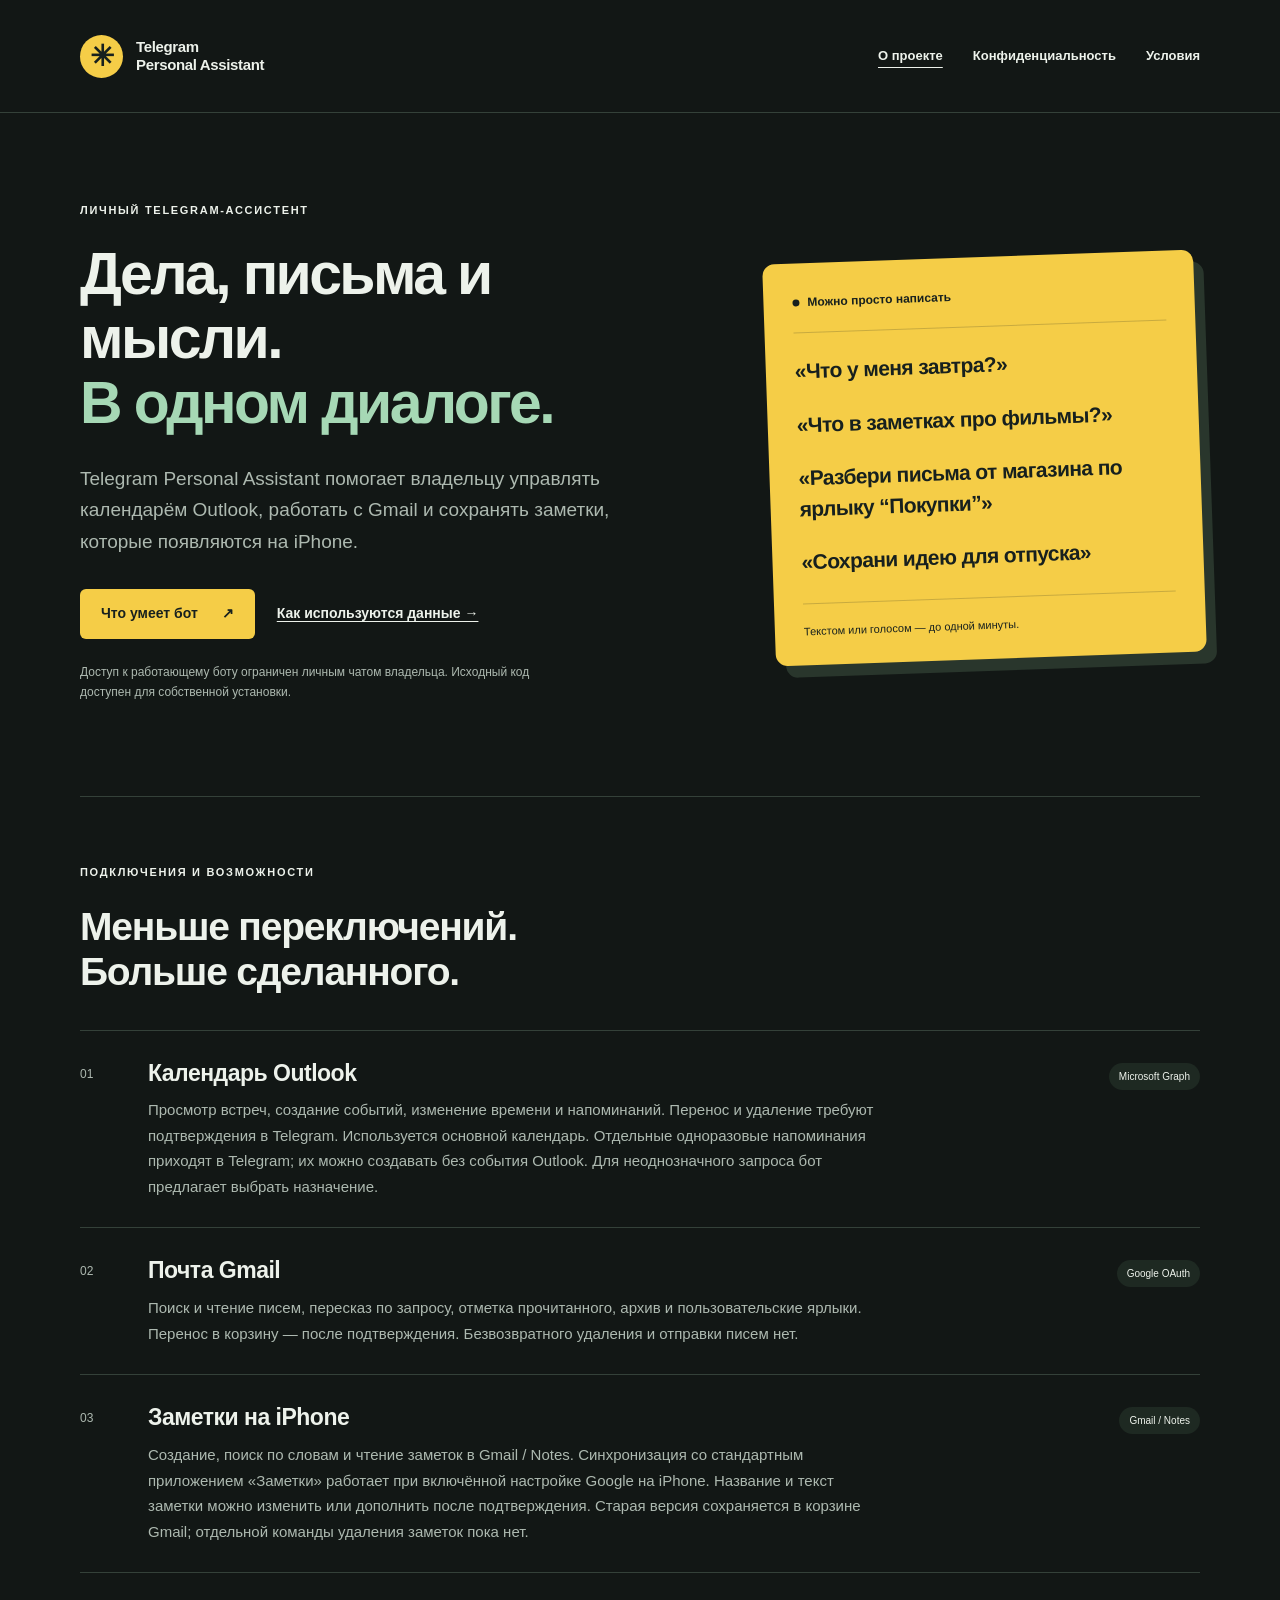
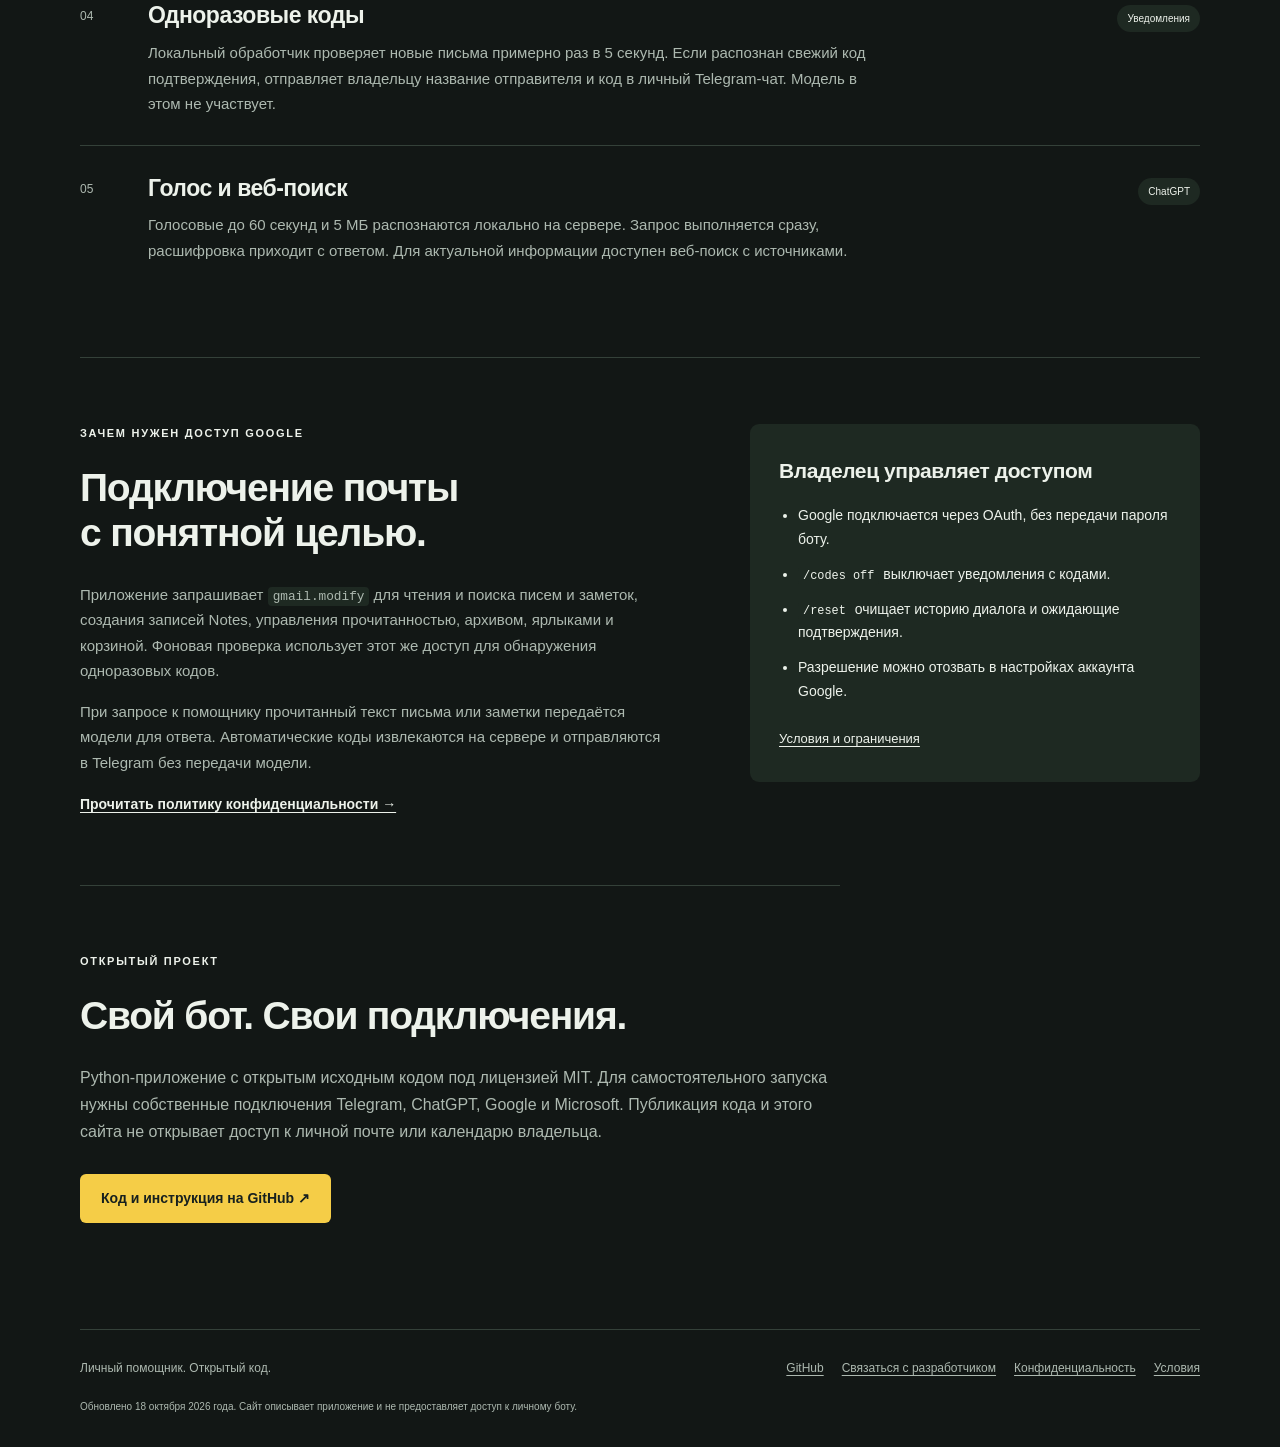
<file: docs/index.html>
<!doctype html>
<html lang="ru">
<head>
<meta charset="utf-8">
<meta name="viewport" content="width=device-width, initial-scale=1">
<title>Личный помощник в Telegram · Telegram Personal Assistant</title>
<meta name="description" content="Описание Telegram Personal Assistant: календарь Outlook, почта Gmail, заметки iPhone, голосовые запросы и уведомления с одноразовыми кодами.">
<meta name="theme-color" content="#121715">
<link rel="canonical" href="https://belbulba.github.io/telegram-assistant/">
<link rel="stylesheet" href="style.css?v=dark-20261018">
</head>
<body>
<a class="skip" href="#main">К содержанию</a>
<header class="header"><div class="wrap header-inner"><a class="brand" href="index.html"><span class="brand-mark" aria-hidden="true">✳</span><span>Telegram<br>Personal Assistant</span></a><nav aria-label="Основная навигация"><a href="index.html" aria-current="page">О проекте</a><a href="privacy.html">Конфиденциальность</a><a href="terms.html">Условия</a></nav></div></header>
<main id="main" class="wrap">
<section class="hero">
<div><p class="eyebrow">ЛИЧНЫЙ TELEGRAM-АССИСТЕНТ</p><h1>Дела, письма и мысли.<br><span>В одном диалоге.</span></h1><p class="lead">Telegram Personal Assistant помогает владельцу управлять календарём Outlook, работать с Gmail и сохранять заметки, которые появляются на iPhone.</p><div class="actions"><a class="button" href="#features">Что умеет бот <span aria-hidden="true">↗</span></a><a class="text-link" href="privacy.html">Как используются данные →</a></div><p class="quiet">Доступ к работающему боту ограничен личным чатом владельца. Исходный код доступен для собственной установки.</p></div>
<aside class="hero-note" aria-label="Примеры запросов"><div class="note-heading"><span class="dot"></span>Можно просто написать</div><p>«Что у меня завтра?»</p><p>«Что в заметках про фильмы?»</p><p>«Разбери письма от магазина по ярлыку “Покупки”»</p><p>«Сохрани идею для отпуска»</p><div class="note-foot">Текстом или голосом — до одной минуты.</div></aside>
</section>
<section id="features" class="section"><div class="section-heading"><p class="eyebrow">ПОДКЛЮЧЕНИЯ И ВОЗМОЖНОСТИ</p><h2>Меньше переключений.<br>Больше сделанного.</h2></div><div class="feature-list">
<article><span class="number">01</span><div><h3>Календарь Outlook</h3><p>Просмотр встреч, создание событий, изменение времени и напоминаний. Перенос и удаление требуют подтверждения в Telegram. Используется основной календарь. Отдельные одноразовые напоминания приходят в Telegram; их можно создавать без события Outlook. Для неоднозначного запроса бот предлагает выбрать назначение.</p></div><span class="tag">Microsoft Graph</span></article>
<article><span class="number">02</span><div><h3>Почта Gmail</h3><p>Поиск и чтение писем, пересказ по запросу, отметка прочитанного, архив и пользовательские ярлыки. Перенос в корзину — после подтверждения. Безвозвратного удаления и отправки писем нет.</p></div><span class="tag">Google OAuth</span></article>
<article><span class="number">03</span><div><h3>Заметки на iPhone</h3><p>Создание, поиск по словам и чтение заметок в Gmail / Notes. Синхронизация со стандартным приложением «Заметки» работает при включённой настройке Google на iPhone. Название и текст заметки можно изменить или дополнить после подтверждения. Старая версия сохраняется в корзине Gmail; отдельной команды удаления заметок пока нет.</p></div><span class="tag">Gmail / Notes</span></article>
<article><span class="number">04</span><div><h3>Одноразовые коды</h3><p>Локальный обработчик проверяет новые письма примерно раз в 5 секунд. Если распознан свежий код подтверждения, отправляет владельцу название отправителя и код в личный Telegram-чат. Модель в этом не участвует.</p></div><span class="tag">Уведомления</span></article>
<article><span class="number">05</span><div><h3>Голос и веб-поиск</h3><p>Голосовые до 60 секунд и 5 МБ распознаются локально на сервере. Запрос выполняется сразу, расшифровка приходит с ответом. Для актуальной информации доступен веб-поиск с источниками.</p></div><span class="tag">ChatGPT</span></article>
</div></section>
<section class="data-section section"><div><p class="eyebrow">ЗАЧЕМ НУЖЕН ДОСТУП GOOGLE</p><h2>Подключение почты<br>с понятной целью.</h2><p>Приложение запрашивает <code>gmail.modify</code> для чтения и поиска писем и заметок, создания записей Notes, управления прочитанностью, архивом, ярлыками и корзиной. Фоновая проверка использует этот же доступ для обнаружения одноразовых кодов.</p><p>При запросе к помощнику прочитанный текст письма или заметки передаётся модели для ответа. Автоматические коды извлекаются на сервере и отправляются в Telegram без передачи модели.</p><a class="text-link" href="privacy.html">Прочитать политику конфиденциальности →</a></div><aside class="data-note"><h3>Владелец управляет доступом</h3><ul><li>Google подключается через OAuth, без передачи пароля боту.</li><li><code>/codes off</code> выключает уведомления с кодами.</li><li><code>/reset</code> очищает историю диалога и ожидающие подтверждения.</li><li>Разрешение можно отозвать в настройках аккаунта Google.</li></ul><a href="terms.html">Условия и ограничения</a></aside></section>
<section class="open-source section"><p class="eyebrow">ОТКРЫТЫЙ ПРОЕКТ</p><h2>Свой бот. Свои подключения.</h2><p>Python-приложение с открытым исходным кодом под лицензией MIT. Для самостоятельного запуска нужны собственные подключения Telegram, ChatGPT, Google и Microsoft. Публикация кода и этого сайта не открывает доступ к личной почте или календарю владельца.</p><a class="button" href="https://github.com/belbulba/telegram-assistant">Код и инструкция на GitHub ↗</a></section>
</main>
<footer class="wrap footer"><span>Личный помощник. Открытый код.</span><div><a href="https://github.com/belbulba/telegram-assistant">GitHub</a><a href="https://github.com/belbulba/telegram-assistant/issues">Связаться с разработчиком</a><a href="privacy.html">Конфиденциальность</a><a href="terms.html">Условия</a></div><small>Обновлено 18 октября 2026 года. Сайт описывает приложение и не предоставляет доступ к личному боту.</small></footer>
</body></html>
</file>
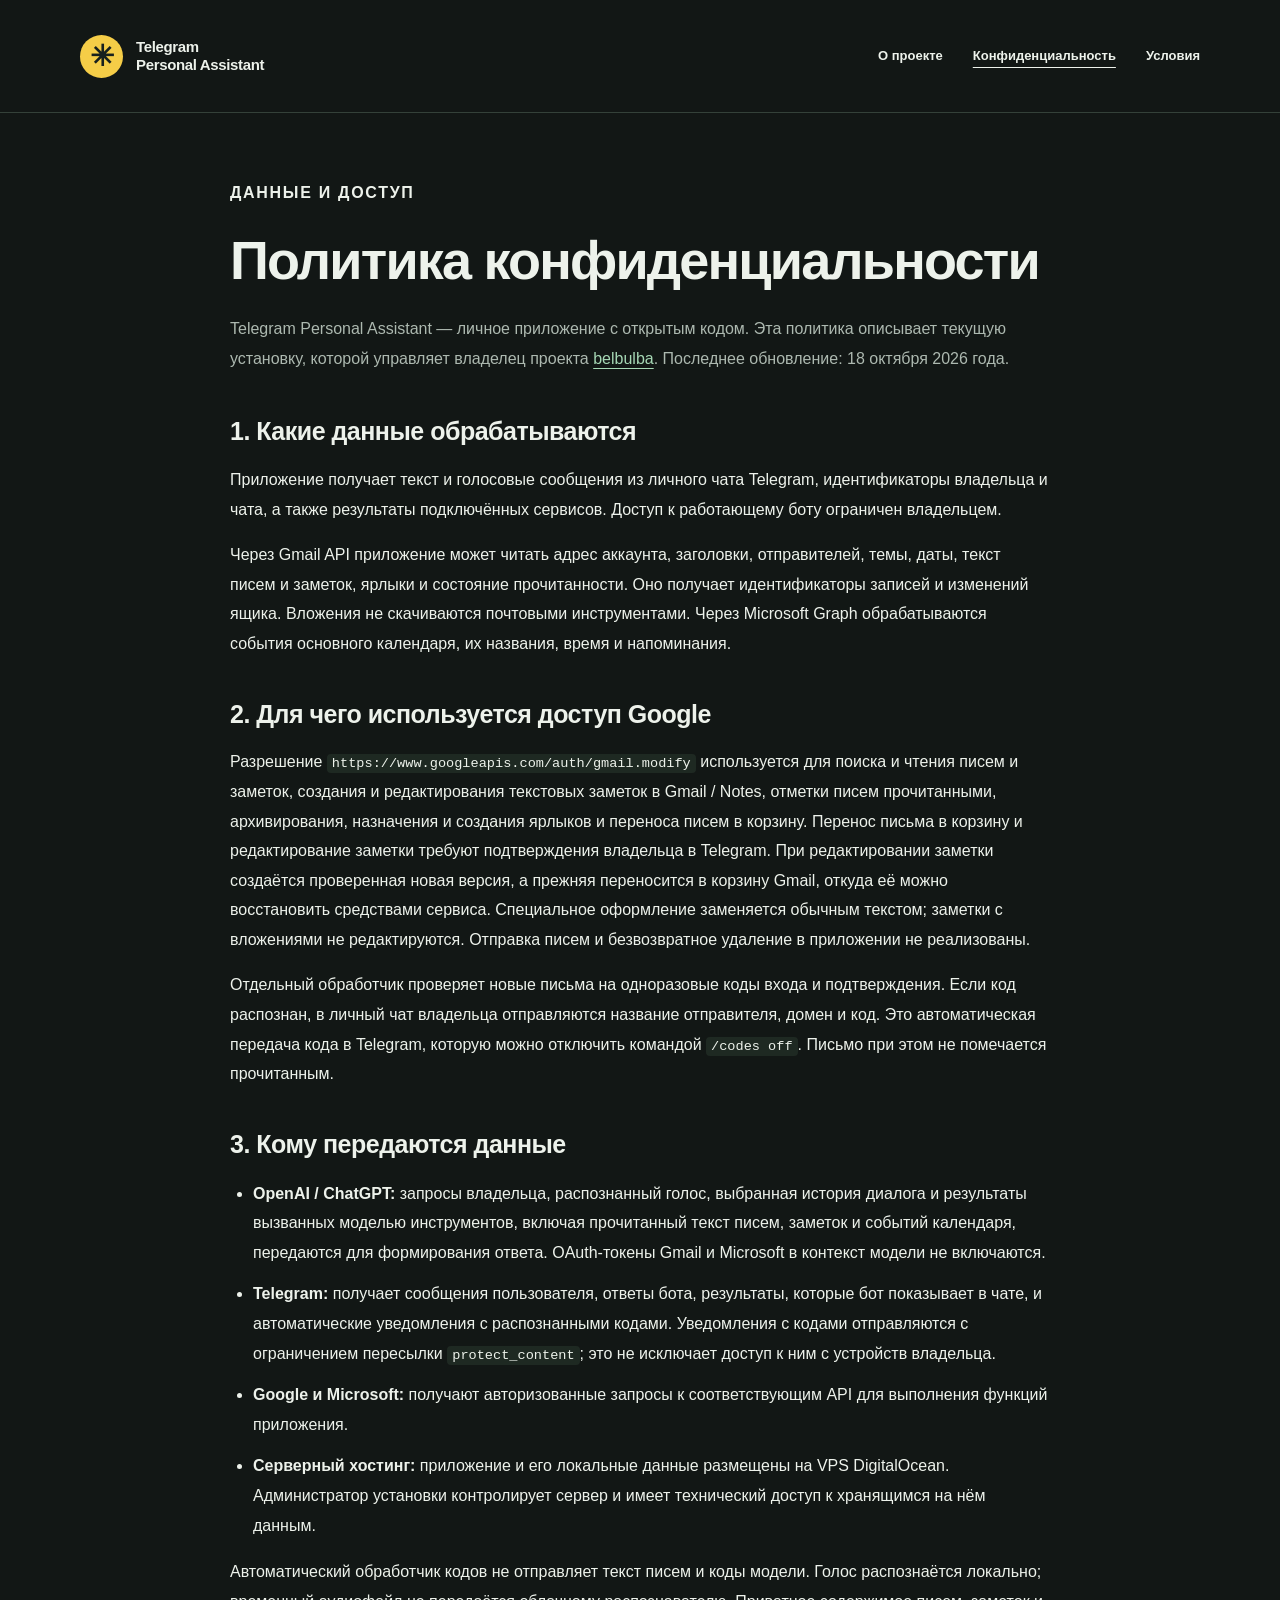
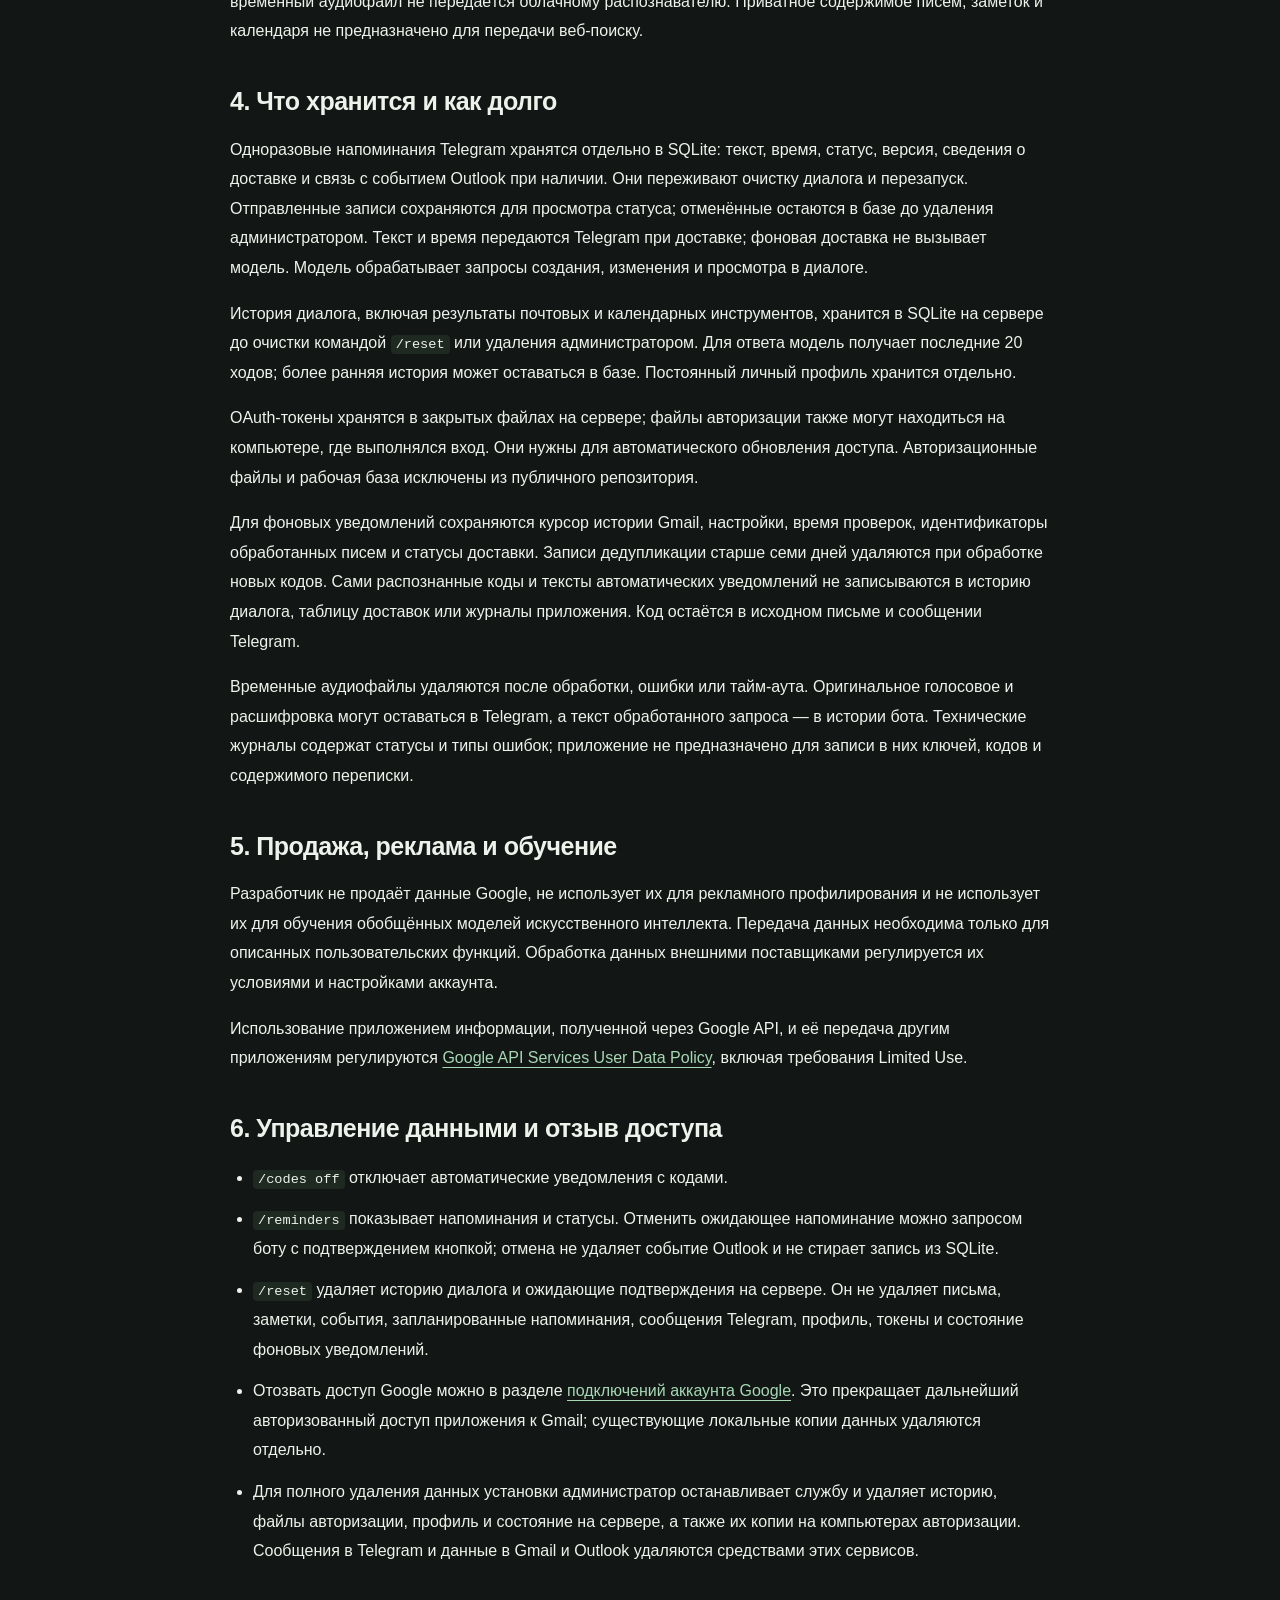
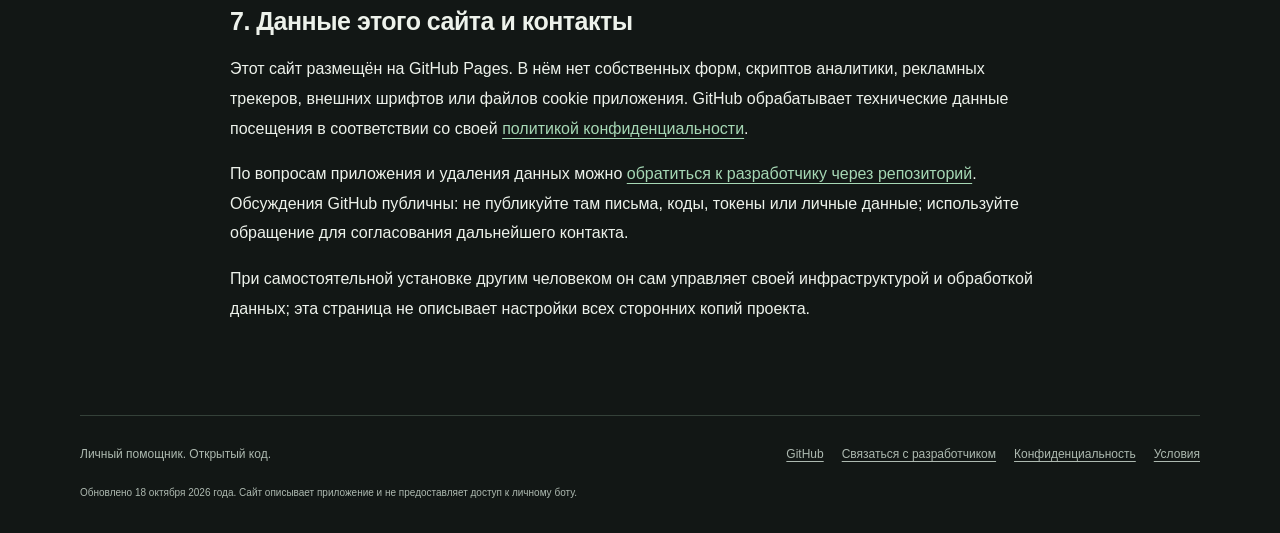
<file: docs/privacy.html>
<!doctype html>
<html lang="ru">
<head>
<meta charset="utf-8">
<meta name="viewport" content="width=device-width, initial-scale=1">
<title>Политика конфиденциальности · Telegram Personal Assistant</title>
<meta name="description" content="Как Telegram Personal Assistant обращается с данными Google, письмами, заметками, календарём, голосом и OAuth-токенами.">
<meta name="theme-color" content="#121715">
<link rel="canonical" href="https://belbulba.github.io/telegram-assistant/privacy.html">
<link rel="stylesheet" href="style.css?v=dark-20261018">
</head>
<body>
<a class="skip" href="#main">К содержанию</a>
<header class="header"><div class="wrap header-inner"><a class="brand" href="index.html"><span class="brand-mark" aria-hidden="true">✳</span><span>Telegram<br>Personal Assistant</span></a><nav aria-label="Основная навигация"><a href="index.html">О проекте</a><a href="privacy.html" aria-current="page">Конфиденциальность</a><a href="terms.html">Условия</a></nav></div></header>
<main id="main" class="wrap">
<article class="legal"><p class="eyebrow">ДАННЫЕ И ДОСТУП</p><h1>Политика конфиденциальности</h1><p class="legal-intro">Telegram Personal Assistant — личное приложение с открытым кодом. Эта политика описывает текущую установку, которой управляет владелец проекта <a href="https://github.com/belbulba">belbulba</a>. Последнее обновление: 18 октября 2026 года.</p>
<h2>1. Какие данные обрабатываются</h2><p>Приложение получает текст и голосовые сообщения из личного чата Telegram, идентификаторы владельца и чата, а также результаты подключённых сервисов. Доступ к работающему боту ограничен владельцем.</p><p>Через Gmail API приложение может читать адрес аккаунта, заголовки, отправителей, темы, даты, текст писем и заметок, ярлыки и состояние прочитанности. Оно получает идентификаторы записей и изменений ящика. Вложения не скачиваются почтовыми инструментами. Через Microsoft Graph обрабатываются события основного календаря, их названия, время и напоминания.</p>
<h2>2. Для чего используется доступ Google</h2><p>Разрешение <code>https://www.googleapis.com/auth/gmail.modify</code> используется для поиска и чтения писем и заметок, создания и редактирования текстовых заметок в Gmail / Notes, отметки писем прочитанными, архивирования, назначения и создания ярлыков и переноса писем в корзину. Перенос письма в корзину и редактирование заметки требуют подтверждения владельца в Telegram. При редактировании заметки создаётся проверенная новая версия, а прежняя переносится в корзину Gmail, откуда её можно восстановить средствами сервиса. Специальное оформление заменяется обычным текстом; заметки с вложениями не редактируются. Отправка писем и безвозвратное удаление в приложении не реализованы.</p><p>Отдельный обработчик проверяет новые письма на одноразовые коды входа и подтверждения. Если код распознан, в личный чат владельца отправляются название отправителя, домен и код. Это автоматическая передача кода в Telegram, которую можно отключить командой <code>/codes off</code>. Письмо при этом не помечается прочитанным.</p>
<h2>3. Кому передаются данные</h2><ul><li><strong>OpenAI / ChatGPT:</strong> запросы владельца, распознанный голос, выбранная история диалога и результаты вызванных моделью инструментов, включая прочитанный текст писем, заметок и событий календаря, передаются для формирования ответа. OAuth-токены Gmail и Microsoft в контекст модели не включаются.</li><li><strong>Telegram:</strong> получает сообщения пользователя, ответы бота, результаты, которые бот показывает в чате, и автоматические уведомления с распознанными кодами. Уведомления с кодами отправляются с ограничением пересылки <code>protect_content</code>; это не исключает доступ к ним с устройств владельца.</li><li><strong>Google и Microsoft:</strong> получают авторизованные запросы к соответствующим API для выполнения функций приложения.</li><li><strong>Серверный хостинг:</strong> приложение и его локальные данные размещены на VPS DigitalOcean. Администратор установки контролирует сервер и имеет технический доступ к хранящимся на нём данным.</li></ul><p>Автоматический обработчик кодов не отправляет текст писем и коды модели. Голос распознаётся локально; временный аудиофайл не передаётся облачному распознавателю. Приватное содержимое писем, заметок и календаря не предназначено для передачи веб-поиску.</p>
<h2>4. Что хранится и как долго</h2><p>Одноразовые напоминания Telegram хранятся отдельно в SQLite: текст, время, статус, версия, сведения о доставке и связь с событием Outlook при наличии. Они переживают очистку диалога и перезапуск. Отправленные записи сохраняются для просмотра статуса; отменённые остаются в базе до удаления администратором. Текст и время передаются Telegram при доставке; фоновая доставка не вызывает модель. Модель обрабатывает запросы создания, изменения и просмотра в диалоге.</p><p>История диалога, включая результаты почтовых и календарных инструментов, хранится в SQLite на сервере до очистки командой <code>/reset</code> или удаления администратором. Для ответа модель получает последние 20 ходов; более ранняя история может оставаться в базе. Постоянный личный профиль хранится отдельно.</p><p>OAuth-токены хранятся в закрытых файлах на сервере; файлы авторизации также могут находиться на компьютере, где выполнялся вход. Они нужны для автоматического обновления доступа. Авторизационные файлы и рабочая база исключены из публичного репозитория.</p><p>Для фоновых уведомлений сохраняются курсор истории Gmail, настройки, время проверок, идентификаторы обработанных писем и статусы доставки. Записи дедупликации старше семи дней удаляются при обработке новых кодов. Сами распознанные коды и тексты автоматических уведомлений не записываются в историю диалога, таблицу доставок или журналы приложения. Код остаётся в исходном письме и сообщении Telegram.</p><p>Временные аудиофайлы удаляются после обработки, ошибки или тайм-аута. Оригинальное голосовое и расшифровка могут оставаться в Telegram, а текст обработанного запроса — в истории бота. Технические журналы содержат статусы и типы ошибок; приложение не предназначено для записи в них ключей, кодов и содержимого переписки.</p>
<h2>5. Продажа, реклама и обучение</h2><p>Разработчик не продаёт данные Google, не использует их для рекламного профилирования и не использует их для обучения обобщённых моделей искусственного интеллекта. Передача данных необходима только для описанных пользовательских функций. Обработка данных внешними поставщиками регулируется их условиями и настройками аккаунта.</p><p>Использование приложением информации, полученной через Google API, и её передача другим приложениям регулируются <a href="https://developers.google.com/terms/api-services-user-data-policy">Google API Services User Data Policy</a>, включая требования Limited Use.</p>
<h2>6. Управление данными и отзыв доступа</h2><ul><li><code>/codes off</code> отключает автоматические уведомления с кодами.</li><li><code>/reminders</code> показывает напоминания и статусы. Отменить ожидающее напоминание можно запросом боту с подтверждением кнопкой; отмена не удаляет событие Outlook и не стирает запись из SQLite.</li><li><code>/reset</code> удаляет историю диалога и ожидающие подтверждения на сервере. Он не удаляет письма, заметки, события, запланированные напоминания, сообщения Telegram, профиль, токены и состояние фоновых уведомлений.</li><li>Отозвать доступ Google можно в разделе <a href="https://myaccount.google.com/connections">подключений аккаунта Google</a>. Это прекращает дальнейший авторизованный доступ приложения к Gmail; существующие локальные копии данных удаляются отдельно.</li><li>Для полного удаления данных установки администратор останавливает службу и удаляет историю, файлы авторизации, профиль и состояние на сервере, а также их копии на компьютерах авторизации. Сообщения в Telegram и данные в Gmail и Outlook удаляются средствами этих сервисов.</li></ul>
<h2>7. Данные этого сайта и контакты</h2><p>Этот сайт размещён на GitHub Pages. В нём нет собственных форм, скриптов аналитики, рекламных трекеров, внешних шрифтов или файлов cookie приложения. GitHub обрабатывает технические данные посещения в соответствии со своей <a href="https://docs.github.com/en/site-policy/privacy-policies/github-general-privacy-statement">политикой конфиденциальности</a>.</p><p>По вопросам приложения и удаления данных можно <a href="https://github.com/belbulba/telegram-assistant/issues">обратиться к разработчику через репозиторий</a>. Обсуждения GitHub публичны: не публикуйте там письма, коды, токены или личные данные; используйте обращение для согласования дальнейшего контакта.</p><p>При самостоятельной установке другим человеком он сам управляет своей инфраструктурой и обработкой данных; эта страница не описывает настройки всех сторонних копий проекта.</p>
</article></main>
<footer class="wrap footer"><span>Личный помощник. Открытый код.</span><div><a href="https://github.com/belbulba/telegram-assistant">GitHub</a><a href="https://github.com/belbulba/telegram-assistant/issues">Связаться с разработчиком</a><a href="privacy.html">Конфиденциальность</a><a href="terms.html">Условия</a></div><small>Обновлено 18 октября 2026 года. Сайт описывает приложение и не предоставляет доступ к личному боту.</small></footer>
</body></html>
</file>
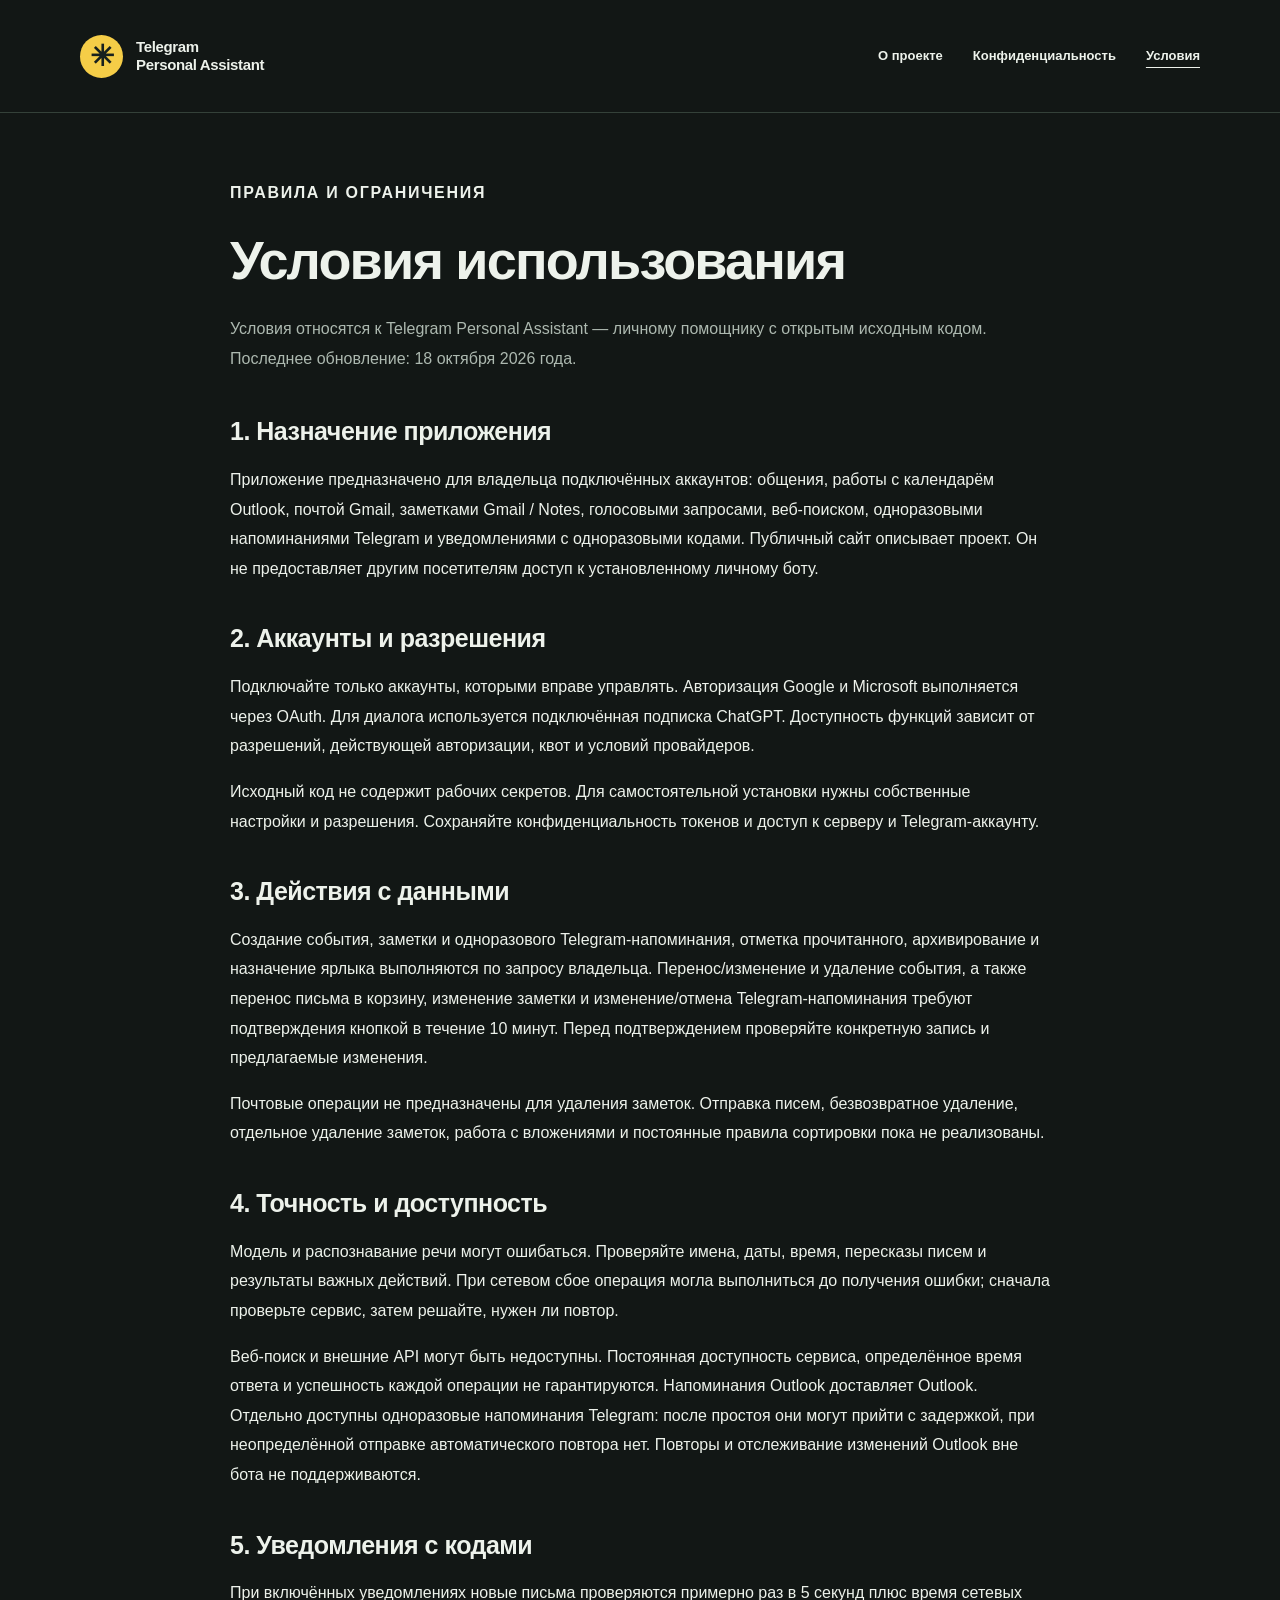
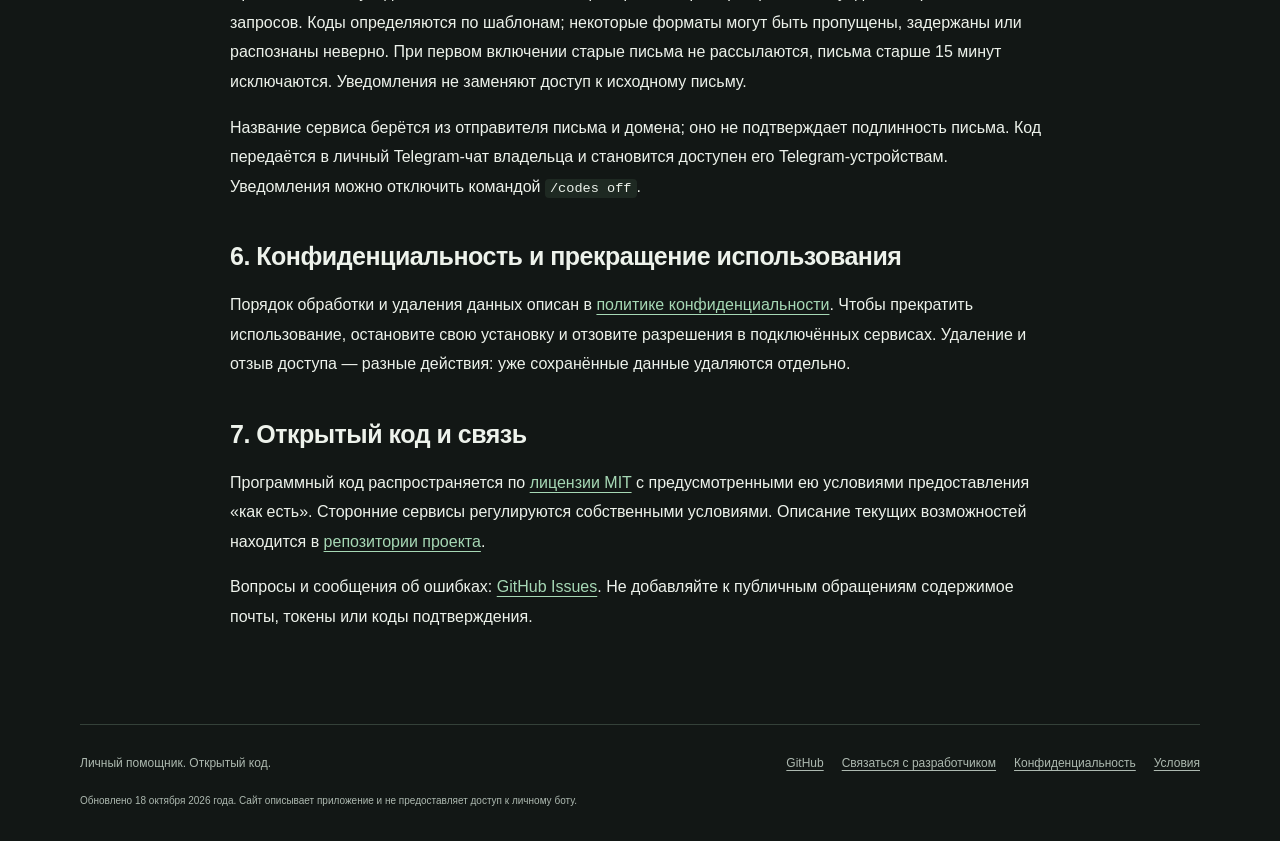
<file: docs/terms.html>
<!doctype html>
<html lang="ru">
<head>
<meta charset="utf-8">
<meta name="viewport" content="width=device-width, initial-scale=1">
<title>Условия использования · Telegram Personal Assistant</title>
<meta name="description" content="Назначение, ограничения и условия использования личного Telegram Personal Assistant.">
<meta name="theme-color" content="#121715">
<link rel="canonical" href="https://belbulba.github.io/telegram-assistant/terms.html">
<link rel="stylesheet" href="style.css?v=dark-20261018">
</head>
<body>
<a class="skip" href="#main">К содержанию</a>
<header class="header"><div class="wrap header-inner"><a class="brand" href="index.html"><span class="brand-mark" aria-hidden="true">✳</span><span>Telegram<br>Personal Assistant</span></a><nav aria-label="Основная навигация"><a href="index.html">О проекте</a><a href="privacy.html">Конфиденциальность</a><a href="terms.html" aria-current="page">Условия</a></nav></div></header>
<main id="main" class="wrap">
<article class="legal"><p class="eyebrow">ПРАВИЛА И ОГРАНИЧЕНИЯ</p><h1>Условия использования</h1><p class="legal-intro">Условия относятся к Telegram Personal Assistant — личному помощнику с открытым исходным кодом. Последнее обновление: 18 октября 2026 года.</p>
<h2>1. Назначение приложения</h2><p>Приложение предназначено для владельца подключённых аккаунтов: общения, работы с календарём Outlook, почтой Gmail, заметками Gmail / Notes, голосовыми запросами, веб-поиском, одноразовыми напоминаниями Telegram и уведомлениями с одноразовыми кодами. Публичный сайт описывает проект. Он не предоставляет другим посетителям доступ к установленному личному боту.</p>
<h2>2. Аккаунты и разрешения</h2><p>Подключайте только аккаунты, которыми вправе управлять. Авторизация Google и Microsoft выполняется через OAuth. Для диалога используется подключённая подписка ChatGPT. Доступность функций зависит от разрешений, действующей авторизации, квот и условий провайдеров.</p><p>Исходный код не содержит рабочих секретов. Для самостоятельной установки нужны собственные настройки и разрешения. Сохраняйте конфиденциальность токенов и доступ к серверу и Telegram-аккаунту.</p>
<h2>3. Действия с данными</h2><p>Создание события, заметки и одноразового Telegram-напоминания, отметка прочитанного, архивирование и назначение ярлыка выполняются по запросу владельца. Перенос/изменение и удаление события, а также перенос письма в корзину, изменение заметки и изменение/отмена Telegram-напоминания требуют подтверждения кнопкой в течение 10 минут. Перед подтверждением проверяйте конкретную запись и предлагаемые изменения.</p><p>Почтовые операции не предназначены для удаления заметок. Отправка писем, безвозвратное удаление, отдельное удаление заметок, работа с вложениями и постоянные правила сортировки пока не реализованы.</p>
<h2>4. Точность и доступность</h2><p>Модель и распознавание речи могут ошибаться. Проверяйте имена, даты, время, пересказы писем и результаты важных действий. При сетевом сбое операция могла выполниться до получения ошибки; сначала проверьте сервис, затем решайте, нужен ли повтор.</p><p>Веб-поиск и внешние API могут быть недоступны. Постоянная доступность сервиса, определённое время ответа и успешность каждой операции не гарантируются. Напоминания Outlook доставляет Outlook. Отдельно доступны одноразовые напоминания Telegram: после простоя они могут прийти с задержкой, при неопределённой отправке автоматического повтора нет. Повторы и отслеживание изменений Outlook вне бота не поддерживаются.</p>
<h2>5. Уведомления с кодами</h2><p>При включённых уведомлениях новые письма проверяются примерно раз в 5 секунд плюс время сетевых запросов. Коды определяются по шаблонам; некоторые форматы могут быть пропущены, задержаны или распознаны неверно. При первом включении старые письма не рассылаются, письма старше 15 минут исключаются. Уведомления не заменяют доступ к исходному письму.</p><p>Название сервиса берётся из отправителя письма и домена; оно не подтверждает подлинность письма. Код передаётся в личный Telegram-чат владельца и становится доступен его Telegram-устройствам. Уведомления можно отключить командой <code>/codes off</code>.</p>
<h2>6. Конфиденциальность и прекращение использования</h2><p>Порядок обработки и удаления данных описан в <a href="privacy.html">политике конфиденциальности</a>. Чтобы прекратить использование, остановите свою установку и отзовите разрешения в подключённых сервисах. Удаление и отзыв доступа — разные действия: уже сохранённые данные удаляются отдельно.</p>
<h2>7. Открытый код и связь</h2><p>Программный код распространяется по <a href="https://github.com/belbulba/telegram-assistant/blob/main/LICENSE">лицензии MIT</a> с предусмотренными ею условиями предоставления «как есть». Сторонние сервисы регулируются собственными условиями. Описание текущих возможностей находится в <a href="https://github.com/belbulba/telegram-assistant">репозитории проекта</a>.</p><p>Вопросы и сообщения об ошибках: <a href="https://github.com/belbulba/telegram-assistant/issues">GitHub Issues</a>. Не добавляйте к публичным обращениям содержимое почты, токены или коды подтверждения.</p>
</article></main>
<footer class="wrap footer"><span>Личный помощник. Открытый код.</span><div><a href="https://github.com/belbulba/telegram-assistant">GitHub</a><a href="https://github.com/belbulba/telegram-assistant/issues">Связаться с разработчиком</a><a href="privacy.html">Конфиденциальность</a><a href="terms.html">Условия</a></div><small>Обновлено 18 октября 2026 года. Сайт описывает приложение и не предоставляет доступ к личному боту.</small></footer>
</body></html>
</file>
<file: docs/style.css>
@charset "UTF-8";
:root{color-scheme:dark;--paper:#121715;--ink:#edf2eb;--muted:#adb9b0;--line:#344139;--accent:#f5cd47;--green:#a6d8b5;--surface:#1e2922;--accent-ink:#17201e}
*{box-sizing:border-box}html{scroll-behavior:smooth;scroll-padding-top:110px}body{margin:0;background:var(--paper);color:var(--ink);font-family:-apple-system,BlinkMacSystemFont,"Segoe UI",Arial,sans-serif;font-size:17px;line-height:1.7}a{color:inherit;text-underline-offset:.22em;text-decoration-thickness:1px}a:hover{color:var(--green)}a:focus-visible{outline:3px solid var(--green);outline-offset:5px;border-radius:3px}.wrap{width:min(1120px,calc(100% - 64px));margin-inline:auto}.skip{position:absolute;left:20px;top:-100px;color:var(--accent-ink);background:var(--accent);padding:12px 18px;z-index:5}.skip:focus{top:12px}.header{border-bottom:1px solid var(--line)}.header-inner{min-height:112px;display:flex;align-items:center;justify-content:space-between;gap:24px}.brand{display:flex;gap:13px;align-items:center;text-decoration:none;font-size:15px;line-height:1.2;font-weight:750;letter-spacing:-.35px}.brand-mark{width:43px;height:43px;border-radius:50%;background:var(--accent);display:grid;place-items:center;font-size:29px;color:var(--accent-ink)}nav{display:flex;gap:30px;flex-wrap:wrap;font-size:13px;font-weight:600}nav a{text-decoration:none}nav a[aria-current]{text-decoration:underline;text-underline-offset:7px}.hero{padding:88px 0 82px;display:grid;grid-template-columns:1.45fr 1fr;gap:64px;align-items:center}.eyebrow{font-size:11px;font-weight:750;letter-spacing:1.7px;margin:0 0 22px}.hero h1{font-size:clamp(37px,4.6vw,61px);font-weight:650;line-height:1.1;letter-spacing:-2.6px;margin:0 0 27px}.hero h1 span{color:var(--green)}.lead{font-size:19px;line-height:1.65;max-width:570px;margin:0 0 32px;color:var(--muted)}.actions{display:flex;align-items:center;gap:22px;flex-wrap:wrap}.button{display:inline-flex;align-items:center;justify-content:space-between;gap:24px;padding:13px 21px;background:var(--accent);color:var(--accent-ink);font-size:14px;font-weight:600;text-decoration:none;border-radius:6px}.button:hover{background:var(--green);color:var(--accent-ink)}.text-link{font-size:14px;font-weight:600}.quiet{max-width:480px;color:var(--muted);font-size:12px;line-height:1.65;margin-top:24px}.hero-note{color:var(--accent-ink);background:var(--accent);padding:29px 29px 25px;border-radius:12px;box-shadow:10px 12px 0 #29362c;transform:rotate(-2deg)}.note-heading{font-size:12px;font-weight:650;display:flex;gap:8px;align-items:center;padding-bottom:20px;border-bottom:1px solid #17201e33}.dot{width:7px;height:7px;border-radius:50%;background:var(--accent-ink)}.hero-note p{font-size:21px;font-weight:550;letter-spacing:-.6px;line-height:1.45;margin:23px 0}.note-foot{font-size:11px;border-top:1px solid #17201e33;padding-top:18px;margin-top:25px}.section{padding:66px 0;border-top:1px solid var(--line)}h2{font-size:clamp(28px,3.3vw,39px);line-height:1.16;letter-spacing:-1.2px;font-weight:620;margin:0 0 26px}.section-heading{margin-bottom:35px}.feature-list article{display:grid;grid-template-columns:48px 1fr auto;gap:20px;align-items:start;padding:28px 0;border-top:1px solid var(--line)}.number{font-size:12px;color:var(--muted);padding-top:5px;font-variant-numeric:tabular-nums}.feature-list h3{font-size:23px;line-height:1.3;font-weight:600;letter-spacing:-.5px;margin:0 0 9px}.feature-list p{max-width:740px;font-size:15px;color:var(--muted);margin:0}.tag{font-size:10px;line-height:1.3;padding:7px 10px;background:var(--surface);border-radius:20px;white-space:nowrap;margin-top:4px}.data-section{display:grid;grid-template-columns:1.3fr 1fr;gap:85px}.data-section p:not(.eyebrow){font-size:15px;color:var(--muted)}.data-note{background:var(--surface);border-radius:9px;padding:29px;align-self:start}.data-note h3{font-size:21px;letter-spacing:-.4px;margin:0 0 15px}.data-note ul{padding-left:19px;font-size:14px;line-height:1.7;margin:0 0 20px}.data-note li{margin-bottom:11px}.data-note a{font-size:13px}.open-source{max-width:760px;margin-bottom:40px}.open-source p:not(.eyebrow){color:var(--muted);font-size:16px}.open-source .button{margin-top:12px}.footer{border-top:1px solid var(--line);padding-top:28px;padding-bottom:32px;display:flex;align-items:center;justify-content:space-between;flex-wrap:wrap;gap:20px;font-size:12px;color:var(--muted)}.footer div{display:flex;gap:18px;flex-wrap:wrap}.footer small{width:100%;font-size:10px;line-height:1.6}.legal{max-width:820px;padding:65px 0 76px;margin:auto}.legal h1{font-size:clamp(35px,4.5vw,54px);letter-spacing:-1.8px;line-height:1.12;font-weight:620;overflow-wrap:anywhere;margin:0 0 24px}.legal-intro{font-size:18px;color:var(--muted);margin:0 0 42px}.legal h2{font-size:25px;letter-spacing:-.5px;line-height:1.35;margin:39px 0 15px}.legal p,.legal li{font-size:16px;line-height:1.85;overflow-wrap:anywhere}.legal ul{padding-left:23px}.legal li{margin:12px 0}.legal a{color:var(--green)}code{background:var(--surface);border-radius:4px;padding:2px 5px;font-size:.85em;overflow-wrap:anywhere}
@media(max-width:820px){.wrap{width:calc(100% - 40px)}.header-inner{padding:22px 0;align-items:flex-start}.hero{grid-template-columns:1fr;gap:35px;padding:54px 0 60px}.hero h1{letter-spacing:-1.7px}.hero-note{max-width:520px;transform:rotate(-1deg);margin:8px 7px 0 0}.data-section{grid-template-columns:1fr;gap:30px}.section{padding:45px 0}.feature-list article{grid-template-columns:30px 1fr;gap:12px}.tag{grid-column:2;justify-self:start;margin-top:0}nav{gap:12px;max-width:210px;justify-content:flex-end;font-size:11px}.legal{padding-top:44px}.legal h1{letter-spacing:-1px}.footer{align-items:flex-start}}
@media(max-width:440px){.header-inner{flex-direction:column;gap:22px}nav{justify-content:flex-start;max-width:none;gap:19px}.hero h1{font-size:38px}.lead{font-size:17px}.hero-note{padding:23px}.hero-note p{font-size:20px}.legal-intro{font-size:17px}.legal p,.legal li{font-size:15px}.actions{gap:18px}.footer div{gap:12px}}
@media(prefers-reduced-motion:reduce){html{scroll-behavior:auto}}
</file>
